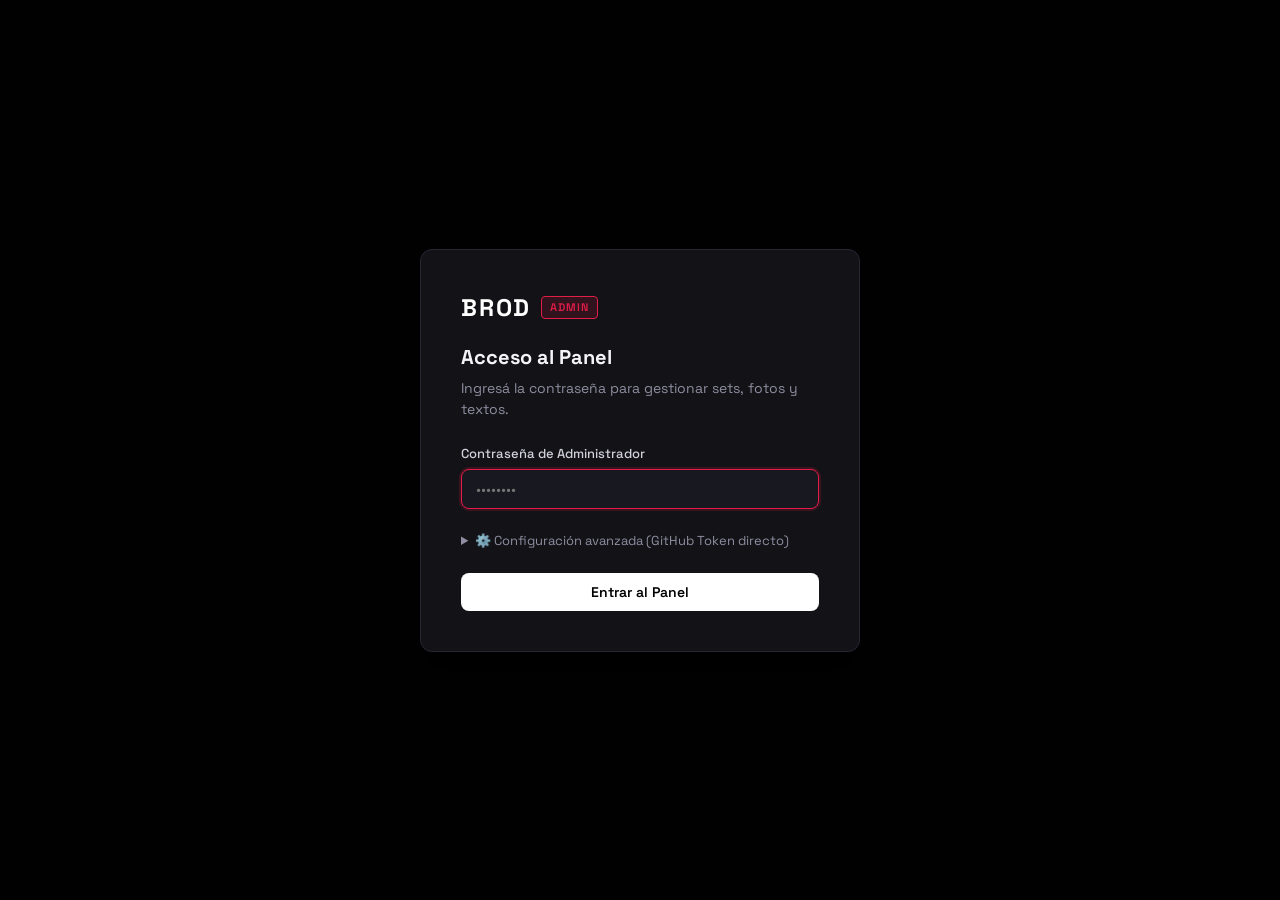
<file: admin/index.html>
<!DOCTYPE html>
<html lang="es">
<head>
  <meta charset="UTF-8">
  <meta name="viewport" content="width=device-width, initial-scale=1.0">
  <title>BROD — Panel de Administración</title>
  <link rel="icon" type="image/png" href="https://i1.sndcdn.com/avatars-635tksjBOY1SbrJG-M4TQkQ-t500x500.jpg">
  <link rel="stylesheet" href="admin.css">
  <link rel="preconnect" href="https://fonts.googleapis.com">
  <link rel="preconnect" href="https://fonts.gstatic.com" crossorigin>
  <link href="https://fonts.googleapis.com/css2?family=Space+Grotesk:wght@400;500;600;700&display=swap" rel="stylesheet">
</head>
<body>

  <!-- ============ PANTALLA LOGIN ============ -->
  <div id="login-modal" class="modal-overlay active">
    <div class="login-card">
      <div class="login-logo">
        <span class="logo-text">BROD</span>
        <span class="badge">ADMIN</span>
      </div>
      <h2>Acceso al Panel</h2>
      <p class="subtitle">Ingresá la contraseña para gestionar sets, fotos y textos.</p>

      <form id="login-form">
        <div class="form-group">
          <label for="admin-pass">Contraseña de Administrador</label>
          <input type="password" id="admin-pass" placeholder="••••••••" required autofocus autocomplete="current-password">
        </div>

        <details class="advanced-settings">
          <summary>⚙️ Configuración avanzada (GitHub Token directo)</summary>
          <div class="advanced-content">
            <p class="hint">Si no tenés configurada la función de Netlify, podés usar un Token Personal de GitHub con permisos de repositorio:</p>
            <div class="form-group">
              <label for="github-token-input">GitHub Personal Access Token (opcional)</label>
              <input type="password" id="github-token-input" placeholder="ghp_xxxx o github_pat_xxxx">
            </div>
            <div class="form-row">
              <div class="form-group">
                <label for="github-owner-input">Dueño (Owner)</label>
                <input type="text" id="github-owner-input" value="martinc1994">
              </div>
              <div class="form-group">
                <label for="github-repo-input">Repositorio</label>
                <input type="text" id="github-repo-input" value="brodDj">
              </div>
            </div>
          </div>
        </details>

        <button type="submit" class="btn btn-primary btn-block" id="login-btn">Entrar al Panel</button>
        <div id="login-error" class="error-msg hidden"></div>
      </form>
    </div>
  </div>

  <!-- ============ PANEL PRINCIPAL ============ -->
  <div id="app-container" class="app-layout hidden">
    <!-- Header -->
    <header class="admin-header">
      <div class="header-brand">
        <span class="brand-name">BROD</span>
        <span class="brand-tag">CONTROL ROOM</span>
      </div>
      <div class="header-actions">
        <a href="/" target="_blank" class="btn btn-ghost" title="Ver la web pública">
          <svg viewBox="0 0 24 24" fill="none" stroke="currentColor" stroke-width="2"><path d="M18 13v6a2 2 0 01-2 2H5a2 2 0 01-2-2V8a2 2 0 012-2h6M15 3h6v6M10 14L21 3"/></svg>
          Ver Web
        </a>
        <button id="logout-btn" class="btn btn-ghost">Salir</button>
      </div>
    </header>

    <!-- Navegación por pestañas -->
    <nav class="admin-tabs">
      <button class="tab-btn active" data-tab="tab-tracks">
        <svg viewBox="0 0 24 24" fill="none" stroke="currentColor" stroke-width="2"><path d="M9 18V5l12-2v13M9 18a3 3 0 11-6 0 3 3 0 016 0zm12 0a3 3 0 11-6 0 3 3 0 016 0z"/></svg>
        Sets de SoundCloud
      </button>
      <button class="tab-btn" data-tab="tab-texts">
        <svg viewBox="0 0 24 24" fill="none" stroke="currentColor" stroke-width="2"><path d="M14 2H6a2 2 0 00-2 2v16a2 2 0 002 2h12a2 2 0 002-2V8zM14 2v6h6M16 13H8M16 17H8M10 9H8"/></svg>
        Textos & Bio
      </button>
      <button class="tab-btn" data-tab="tab-media">
        <svg viewBox="0 0 24 24" fill="none" stroke="currentColor" stroke-width="2"><rect x="3" y="3" width="18" height="18" rx="2" ry="2"/><circle cx="8.5" cy="8.5" r="1.5"/><polyline points="21 15 16 10 5 21"/></svg>
        Fotos & Galería
      </button>
      <button class="tab-btn" data-tab="tab-socials">
        <svg viewBox="0 0 24 24" fill="none" stroke="currentColor" stroke-width="2"><path d="M10 13a5 5 0 007.54.54l3-3a5 5 0 00-7.07-7.07l-1.72 1.71M14 11a5 5 0 00-7.54-.54l-3 3a5 5 0 007.07 7.07l1.71-1.71"/></svg>
        Redes & Enlaces
      </button>
    </nav>

    <!-- Contenido de las pestañas -->
    <main class="admin-content">

      <!-- PESTAÑA 1: SOUNDCLOUD TRACKS -->
      <section id="tab-tracks" class="tab-pane active">
        <div class="pane-header">
          <div>
            <h2>Sets de SoundCloud</h2>
            <p class="subtitle">Agregá o modificá tus sets. <strong>Se ordenan automáticamente del más nuevo al más antiguo en la web según la fecha indicada.</strong></p>
          </div>
          <button id="add-track-btn" class="btn btn-primary">
            <svg viewBox="0 0 24 24" fill="none" stroke="currentColor" stroke-width="2"><line x1="12" y1="5" x2="12" y2="19"></line><line x1="5" y1="12" x2="19" y2="12"></line></svg>
            Nuevo Set
          </button>
        </div>

        <!-- Formulario agregar track (colapsable) -->
        <div id="track-form-card" class="card form-card hidden">
          <h3 id="track-form-title">Agregar Nuevo Set</h3>
          <form id="track-form">
            <input type="hidden" id="track-edit-index" value="-1">
            <div class="form-row">
              <div class="form-group flex-2">
                <label for="track-title-input">Título del Set / Sesión *</label>
                <input type="text" id="track-title-input" placeholder="Ej: Set #005 — Hardgroove Hypnosis" required>
              </div>
              <div class="form-group flex-1">
                <label for="track-date-input">Fecha del Set *</label>
                <input type="date" id="track-date-input" required>
              </div>
            </div>

            <div class="form-group">
              <label for="track-url-input">Enlace de SoundCloud (Track o Set) *</label>
              <input type="url" id="track-url-input" placeholder="https://soundcloud.com/rodrigo-brizuela-6/nombre-del-set" required>
              <span class="hint">Copia y pega la URL directa de la barra de direcciones de SoundCloud.</span>
            </div>

            <!-- Preview del Player -->
            <div class="track-preview-container">
              <label>Vista previa del reproductor:</label>
              <div id="track-preview-box" class="preview-box">
                <p class="hint">Ingresá el enlace de SoundCloud arriba para previsualizar cómo se verá.</p>
              </div>
            </div>

            <div class="form-actions">
              <button type="button" id="cancel-track-btn" class="btn btn-ghost">Cancelar</button>
              <button type="submit" class="btn btn-accent" id="save-track-btn">Guardar Set en la Lista</button>
            </div>
          </form>
        </div>

        <!-- Lista de Tracks -->
        <div class="tracks-list" id="tracks-list">
          <!-- Renderizado dinámico desde JS -->
        </div>
      </section>

      <!-- PESTAÑA 2: TEXTOS Y BIO -->
      <section id="tab-texts" class="tab-pane">
        <div class="pane-header">
          <div>
            <h2>Textos & Biografía</h2>
            <p class="subtitle">Modificá los textos principales de la página de inicio en Español e Inglés.</p>
          </div>
        </div>

        <div class="card">
          <h3>Portada (Hero)</h3>
          <div class="form-row">
            <div class="form-group">
              <label for="hero-tagline-es">Subtítulo Hero (Español)</label>
              <input type="text" id="hero-tagline-es">
            </div>
            <div class="form-group">
              <label for="hero-tagline-en">Subtítulo Hero (Inglés)</label>
              <input type="text" id="hero-tagline-en">
            </div>
          </div>
        </div>

        <div class="card">
          <h3>Sobre BROD (About)</h3>
          <div class="form-group">
            <label for="about-bio1-es">Biografía Párrafo 1 (Español)</label>
            <textarea id="about-bio1-es" rows="3"></textarea>
          </div>
          <div class="form-group">
            <label for="about-bio1-en">Biografía Párrafo 1 (Inglés)</label>
            <textarea id="about-bio1-en" rows="3"></textarea>
          </div>
          <div class="form-group">
            <label for="about-bio2-es">Biografía Párrafo 2 (Español)</label>
            <textarea id="about-bio2-es" rows="3"></textarea>
          </div>
          <div class="form-group">
            <label for="about-bio2-en">Biografía Párrafo 2 (Inglés)</label>
            <textarea id="about-bio2-en" rows="3"></textarea>
          </div>

          <h4 style="margin-top: 24px; margin-bottom: 12px; color: var(--accent);">Estadísticas</h4>
          <div class="form-row">
            <div class="form-group">
              <label for="stat-sets-input">Sets en Vivo</label>
              <input type="text" id="stat-sets-input" placeholder="4+">
            </div>
            <div class="form-group">
              <label for="stat-followers-input">Seguidores</label>
              <input type="text" id="stat-followers-input" placeholder="1.4K">
            </div>
            <div class="form-group">
              <label for="stat-groove-input">Groove</label>
              <input type="text" id="stat-groove-input" placeholder="∞">
            </div>
          </div>
        </div>
      </section>

      <!-- PESTAÑA 3: FOTOS Y GALERÍA -->
      <section id="tab-media" class="tab-pane">
        <div class="pane-header">
          <div>
            <h2>Imágenes Principales</h2>
            <p class="subtitle">Elegí la foto de portada y la foto del perfil 'About'. Podés subir una imagen nueva desde tu dispositivo o pegar la ruta.</p>
          </div>
        </div>

        <div class="media-grid">
          <!-- Hero Image -->
          <div class="card media-card">
            <h3>Foto de Portada (Hero)</h3>
            <div class="media-preview">
              <img id="hero-img-preview" src="../assets/img/principalBrod.jpg" alt="Preview Hero">
            </div>
            <div class="form-group">
              <label>Subir nueva foto desde tu dispositivo:</label>
              <input type="file" id="hero-img-file" accept="image/*">
            </div>
            <div class="form-group">
              <label for="hero-img-path">O ruta de imagen:</label>
              <input type="text" id="hero-img-path" value="assets/img/principalBrod.jpg">
            </div>
          </div>

          <!-- About Image -->
          <div class="card media-card">
            <h3>Foto de Perfil (About)</h3>
            <div class="media-preview">
              <img id="about-img-preview" src="../assets/img/blackwhiteBrod.jpeg" alt="Preview About">
            </div>
            <div class="form-group">
              <label>Subir nueva foto desde tu dispositivo:</label>
              <input type="file" id="about-img-file" accept="image/*">
            </div>
            <div class="form-group">
              <label for="about-img-path">O ruta de imagen:</label>
              <input type="text" id="about-img-path" value="assets/img/blackwhiteBrod.jpeg">
            </div>
          </div>
        </div>
      </section>

      <!-- PESTAÑA 4: REDES -->
      <section id="tab-socials" class="tab-pane">
        <div class="pane-header">
          <div>
            <h2>Redes Sociales & Links</h2>
            <p class="subtitle">Actualizá los enlaces de contacto y perfiles de streaming.</p>
          </div>
        </div>

        <div class="card">
          <div class="form-group">
            <label for="social-instagram">Instagram</label>
            <input type="url" id="social-instagram" placeholder="https://www.instagram.com/brod_of/">
          </div>
          <div class="form-group">
            <label for="social-soundcloud">SoundCloud</label>
            <input type="url" id="social-soundcloud" placeholder="https://soundcloud.com/rodrigo-brizuela-6">
          </div>
          <div class="form-group">
            <label for="social-spotify">Spotify</label>
            <input type="url" id="social-spotify" placeholder="https://open.spotify.com/artist/...">
          </div>
          <div class="form-group">
            <label for="social-presskit">Press Kit (MavelPoint)</label>
            <input type="url" id="social-presskit" placeholder="https://www.mavelpoint.com/artist/...">
          </div>
          <div class="form-group">
            <label for="social-youtube">Video Prensa (YouTube)</label>
            <input type="url" id="social-youtube" placeholder="https://youtu.be/...">
          </div>
        </div>
      </section>

    </main>

    <!-- ============ BARRA DE ACCIÓN FIJA INFERIOR ============ -->
    <footer class="admin-sticky-bar">
      <div class="sticky-status" id="save-status-text">
        Listo para guardar cambios.
      </div>
      <div class="sticky-buttons">
        <button id="discard-changes-btn" class="btn btn-ghost">Descartar Cambios</button>
        <button id="publish-btn" class="btn btn-accent btn-large">
          <svg viewBox="0 0 24 24" fill="none" stroke="currentColor" stroke-width="2"><path d="M19 21H5a2 2 0 01-2-2V5a2 2 0 012-2h11l5 5v11a2 2 0 01-2 2z"/><polyline points="17 21 17 13 7 13 7 21"/><polyline points="7 3 7 8 15 8"/></svg>
          Publicar Cambios en la Web
        </button>
      </div>
    </footer>
  </div>

  <!-- Modal feedback de publicación -->
  <div id="status-modal" class="modal-overlay">
    <div class="status-card">
      <div id="modal-spinner" class="spinner"></div>
      <h3 id="modal-title">Publicando cambios...</h3>
      <p id="modal-msg">Enviando actualización a GitHub. Netlify desplegará la nueva versión automáticamente.</p>
      <div class="modal-actions hidden" id="modal-actions">
        <button id="modal-close-btn" class="btn btn-primary">Aceptar</button>
        <a id="modal-view-site-btn" href="/" target="_blank" class="btn btn-ghost">Ir al sitio</a>
      </div>
    </div>
  </div>

  <script src="admin.js"></script>
</body>
</html>
</file>
<file: admin/admin.css>
/* ============================================
   BROD — Admin Control Room CSS
   Dark Techno Aesthetic
   ============================================ */

:root {
  --bg-main: #09090b;
  --bg-card: #121217;
  --bg-input: #181820;
  --border: #272733;
  --border-focus: #e11d48;
  --accent: #e11d48;
  --accent-hover: #f43f5e;
  --text-main: #f4f4f7;
  --text-muted: #8e8ea0;
  --success: #10b981;
  --danger: #ef4444;
  --warning: #f59e0b;
  --radius: 8px;
  --transition: all 0.2s ease;
}

* {
  box-sizing: border-box;
  margin: 0;
  padding: 0;
}

body {
  background-color: var(--bg-main);
  color: var(--text-main);
  font-family: 'Space Grotesk', -apple-system, BlinkMacSystemFont, 'Segoe UI', Roboto, sans-serif;
  min-height: 100vh;
  line-height: 1.5;
}

/* ============ UTILITIES ============ */
.hidden { display: none !important; }
.text-center { text-align: center; }
.flex-1 { flex: 1; }
.flex-2 { flex: 2; }

/* ============ MODAL / OVERLAY ============ */
.modal-overlay {
  position: fixed;
  inset: 0;
  background: rgba(0, 0, 0, 0.85);
  backdrop-filter: blur(8px);
  display: flex;
  align-items: center;
  justify-content: center;
  z-index: 1000;
  opacity: 0;
  pointer-events: none;
  transition: opacity 0.3s ease;
}

.modal-overlay.active {
  opacity: 1;
  pointer-events: auto;
}

/* ============ LOGIN CARD ============ */
.login-card {
  background: var(--bg-card);
  border: 1px solid var(--border);
  border-radius: 12px;
  padding: 40px;
  max-width: 440px;
  width: 90%;
  box-shadow: 0 20px 40px rgba(0, 0, 0, 0.6);
}

.login-logo {
  display: flex;
  align-items: center;
  gap: 10px;
  margin-bottom: 16px;
}

.login-logo .logo-text {
  font-size: 24px;
  font-weight: 700;
  letter-spacing: 2px;
  color: #fff;
}

.badge {
  background: rgba(225, 29, 72, 0.15);
  color: var(--accent);
  border: 1px solid var(--accent);
  padding: 2px 8px;
  font-size: 11px;
  font-weight: 600;
  border-radius: 4px;
  letter-spacing: 1px;
}

.login-card h2 {
  font-size: 20px;
  margin-bottom: 6px;
}

.login-card .subtitle {
  font-size: 14px;
  color: var(--text-muted);
  margin-bottom: 24px;
}

.advanced-settings {
  margin: 16px 0;
  font-size: 13px;
  color: var(--text-muted);
}

.advanced-settings summary {
  cursor: pointer;
  padding: 6px 0;
  user-select: none;
}

.advanced-content {
  background: rgba(0, 0, 0, 0.3);
  padding: 12px;
  border-radius: 6px;
  margin-top: 8px;
}

.error-msg {
  background: rgba(239, 68, 68, 0.15);
  border: 1px solid var(--danger);
  color: #fca5a5;
  padding: 10px;
  border-radius: 6px;
  font-size: 13px;
  margin-top: 14px;
}

/* ============ LAYOUT ============ */
.app-layout {
  display: flex;
  flex-direction: column;
  min-height: 100vh;
  padding-bottom: 90px; /* Space for sticky bar */
}

/* Header */
.admin-header {
  height: 64px;
  background: var(--bg-card);
  border-bottom: 1px solid var(--border);
  display: flex;
  align-items: center;
  justify-content: space-between;
  padding: 0 24px;
  position: sticky;
  top: 0;
  z-index: 100;
}

.header-brand {
  display: flex;
  align-items: center;
  gap: 12px;
}

.brand-name {
  font-size: 20px;
  font-weight: 700;
  letter-spacing: 2px;
}

.brand-tag {
  font-size: 11px;
  color: var(--accent);
  background: rgba(225, 29, 72, 0.1);
  padding: 3px 8px;
  border-radius: 4px;
  font-weight: 600;
  letter-spacing: 1px;
}

.header-actions {
  display: flex;
  align-items: center;
  gap: 12px;
}

/* Tabs */
.admin-tabs {
  display: flex;
  background: #0d0d12;
  border-bottom: 1px solid var(--border);
  padding: 0 24px;
  overflow-x: auto;
}

.tab-btn {
  background: transparent;
  border: none;
  color: var(--text-muted);
  font-family: inherit;
  font-size: 14px;
  font-weight: 500;
  padding: 16px 20px;
  cursor: pointer;
  display: flex;
  align-items: center;
  gap: 8px;
  border-bottom: 2px solid transparent;
  transition: var(--transition);
  white-space: nowrap;
}

.tab-btn svg {
  width: 18px;
  height: 18px;
}

.tab-btn:hover {
  color: var(--text-main);
}

.tab-btn.active {
  color: #fff;
  border-bottom-color: var(--accent);
}

/* Main Content */
.admin-content {
  flex: 1;
  max-width: 1000px;
  width: 100%;
  margin: 0 auto;
  padding: 32px 24px;
}

.tab-pane {
  display: none;
}

.tab-pane.active {
  display: block;
  animation: fadeIn 0.25s ease;
}

@keyframes fadeIn {
  from { opacity: 0; transform: translateY(6px); }
  to { opacity: 1; transform: translateY(0); }
}

.pane-header {
  display: flex;
  justify-content: space-between;
  align-items: flex-start;
  margin-bottom: 24px;
  gap: 16px;
  flex-wrap: wrap;
}

.pane-header h2 {
  font-size: 24px;
  font-weight: 700;
  margin-bottom: 4px;
}

.subtitle {
  font-size: 14px;
  color: var(--text-muted);
}

/* ============ CARDS & FORMS ============ */
.card {
  background: var(--bg-card);
  border: 1px solid var(--border);
  border-radius: 12px;
  padding: 24px;
  margin-bottom: 24px;
}

.card h3 {
  font-size: 18px;
  margin-bottom: 16px;
  color: #fff;
}

.form-group {
  margin-bottom: 16px;
}

.form-row {
  display: flex;
  gap: 16px;
  flex-wrap: wrap;
}

.form-row .form-group {
  flex: 1;
  min-width: 220px;
}

label {
  display: block;
  font-size: 13px;
  font-weight: 500;
  margin-bottom: 6px;
  color: #d1d1db;
}

input[type="text"],
input[type="password"],
input[type="url"],
input[type="date"],
textarea {
  width: 100%;
  background: var(--bg-input);
  border: 1px solid var(--border);
  color: var(--text-main);
  padding: 10px 14px;
  border-radius: var(--radius);
  font-family: inherit;
  font-size: 14px;
  transition: var(--transition);
}

input:focus,
textarea:focus {
  outline: none;
  border-color: var(--border-focus);
  box-shadow: 0 0 0 2px rgba(225, 29, 72, 0.2);
}

textarea {
  resize: vertical;
}

.hint {
  font-size: 12px;
  color: var(--text-muted);
  margin-top: 4px;
  display: block;
}

/* Buttons */
.btn {
  display: inline-flex;
  align-items: center;
  justify-content: center;
  gap: 8px;
  padding: 10px 18px;
  border-radius: var(--radius);
  font-family: inherit;
  font-size: 14px;
  font-weight: 600;
  cursor: pointer;
  border: none;
  text-decoration: none;
  transition: var(--transition);
}

.btn svg {
  width: 16px;
  height: 16px;
}

.btn-primary {
  background: #fff;
  color: #000;
}

.btn-primary:hover {
  background: #e5e5e5;
}

.btn-accent {
  background: var(--accent);
  color: #fff;
}

.btn-accent:hover {
  background: var(--accent-hover);
}

.btn-ghost {
  background: rgba(255, 255, 255, 0.05);
  color: var(--text-main);
  border: 1px solid var(--border);
}

.btn-ghost:hover {
  background: rgba(255, 255, 255, 0.1);
  color: #fff;
}

.btn-danger {
  background: rgba(239, 68, 68, 0.15);
  color: var(--danger);
  border: 1px solid rgba(239, 68, 68, 0.3);
}

.btn-danger:hover {
  background: var(--danger);
  color: #fff;
}

.btn-sm {
  padding: 6px 12px;
  font-size: 12px;
}

.btn-block {
  width: 100%;
}

.btn-large {
  padding: 12px 24px;
  font-size: 15px;
}

/* ============ TRACKS LIST & CARDS ============ */
.form-card {
  border-color: var(--accent);
  background: #14141c;
}

.form-actions {
  display: flex;
  justify-content: flex-end;
  gap: 12px;
  margin-top: 20px;
}

.track-preview-container {
  margin-top: 14px;
}

.preview-box {
  background: #09090c;
  border: 1px dashed var(--border);
  border-radius: 8px;
  padding: 12px;
  min-height: 80px;
  display: flex;
  align-items: center;
  justify-content: center;
}

.tracks-list {
  display: flex;
  flex-direction: column;
  gap: 16px;
}

.track-item {
  background: var(--bg-card);
  border: 1px solid var(--border);
  border-radius: 12px;
  padding: 18px;
  display: flex;
  flex-direction: column;
  gap: 12px;
  transition: var(--transition);
}

.track-item:hover {
  border-color: #3b3b4d;
}

.track-item-header {
  display: flex;
  justify-content: space-between;
  align-items: center;
  gap: 12px;
  flex-wrap: wrap;
}

.track-meta {
  display: flex;
  align-items: center;
  gap: 12px;
  flex-wrap: wrap;
}

.track-order-badge {
  background: rgba(255, 255, 255, 0.08);
  font-size: 12px;
  padding: 2px 8px;
  border-radius: 4px;
  color: var(--text-muted);
}

.track-date-badge {
  font-size: 12px;
  color: #a1a1b5;
  background: rgba(225, 29, 72, 0.1);
  border: 1px solid rgba(225, 29, 72, 0.25);
  padding: 2px 8px;
  border-radius: 4px;
}

.track-title {
  font-size: 16px;
  font-weight: 600;
  color: #fff;
}

.track-controls {
  display: flex;
  align-items: center;
  gap: 8px;
}

.track-item-iframe {
  margin-top: 6px;
  border-radius: 8px;
  overflow: hidden;
}

.status-indicator {
  display: inline-flex;
  align-items: center;
  gap: 6px;
  font-size: 12px;
}

.status-dot {
  width: 8px;
  height: 8px;
  border-radius: 50%;
  background: var(--success);
}

.status-dot.inactive {
  background: var(--text-muted);
}

/* ============ MEDIA TAB ============ */
.media-grid {
  display: grid;
  grid-template-columns: repeat(auto-fit, minmax(320px, 1fr));
  gap: 24px;
}

.media-preview {
  width: 100%;
  height: 220px;
  background: #000;
  border-radius: 8px;
  overflow: hidden;
  margin-bottom: 16px;
  border: 1px solid var(--border);
}

.media-preview img {
  width: 100%;
  height: 100%;
  object-fit: cover;
}

/* ============ STICKY BAR ============ */
.admin-sticky-bar {
  position: fixed;
  bottom: 0;
  left: 0;
  right: 0;
  height: 72px;
  background: rgba(18, 18, 23, 0.95);
  backdrop-filter: blur(10px);
  border-top: 1px solid var(--border);
  display: flex;
  align-items: center;
  justify-content: space-between;
  padding: 0 24px;
  z-index: 99;
}

.sticky-status {
  font-size: 13px;
  color: var(--text-muted);
}

.sticky-buttons {
  display: flex;
  align-items: center;
  gap: 12px;
}

/* ============ STATUS MODAL ============ */
.status-card {
  background: var(--bg-card);
  border: 1px solid var(--border);
  border-radius: 12px;
  padding: 36px 30px;
  max-width: 420px;
  width: 90%;
  text-align: center;
  box-shadow: 0 20px 40px rgba(0, 0, 0, 0.8);
}

.status-card h3 {
  margin: 16px 0 8px;
  font-size: 18px;
}

.status-card p {
  color: var(--text-muted);
  font-size: 14px;
  margin-bottom: 20px;
}

.spinner {
  width: 44px;
  height: 44px;
  border: 3px solid rgba(225, 29, 72, 0.2);
  border-top-color: var(--accent);
  border-radius: 50%;
  animation: spin 0.8s linear infinite;
  margin: 0 auto;
}

@keyframes spin {
  to { transform: rotate(360deg); }
}

.modal-actions {
  display: flex;
  justify-content: center;
  gap: 12px;
}

/* Responsive */
@media (max-width: 640px) {
  .admin-header { padding: 0 16px; }
  .admin-tabs { padding: 0 16px; }
  .admin-content { padding: 20px 16px; }
  .admin-sticky-bar { padding: 0 16px; flex-direction: column; height: auto; gap: 10px; padding: 12px; }
  .sticky-buttons { width: 100%; justify-content: space-between; }
  .sticky-buttons .btn { flex: 1; }
}
</file>
